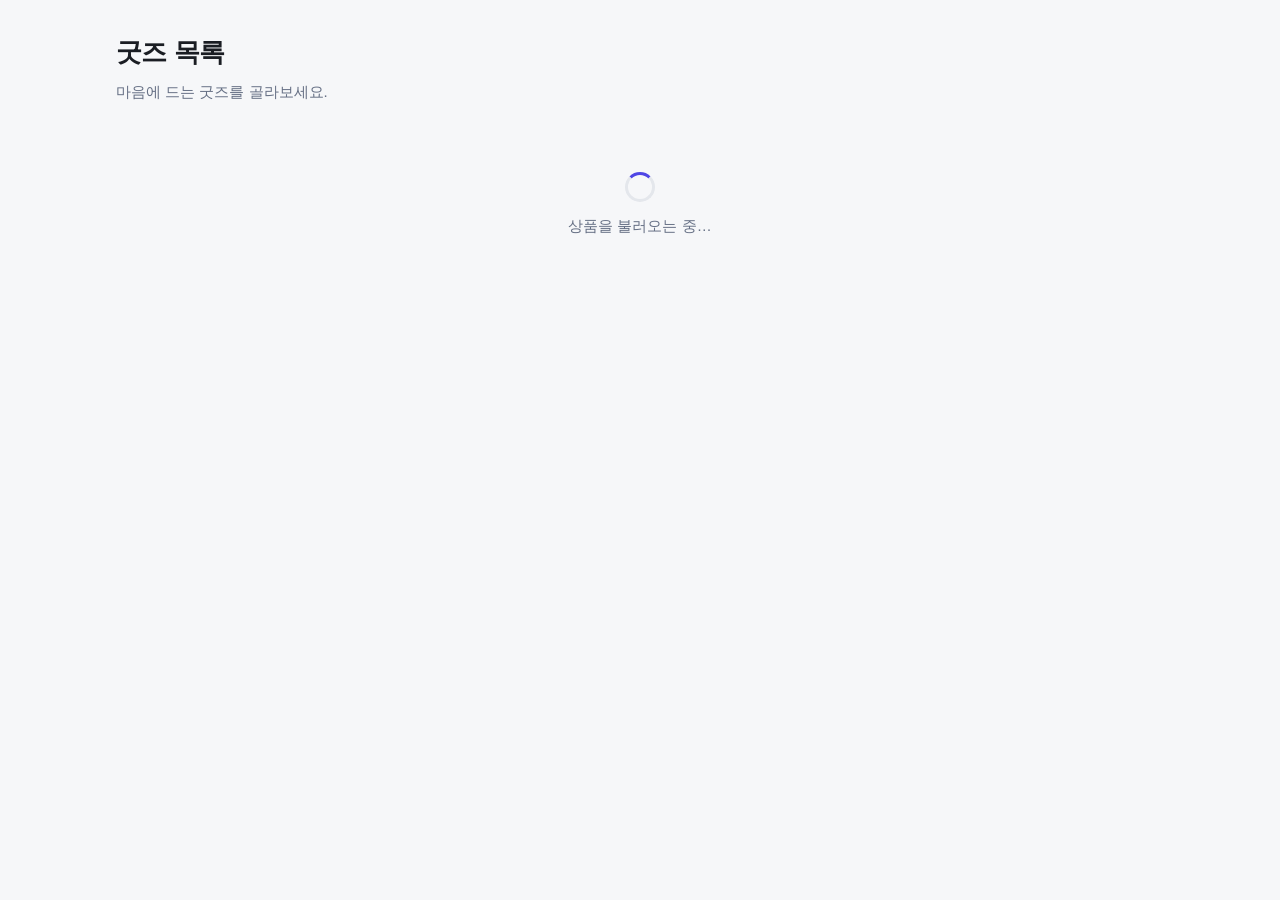
<file: index.html>
<!DOCTYPE html>
<html lang="ko">
<head>
<meta charset="UTF-8">
<meta name="viewport" content="width=device-width, initial-scale=1">
<title>굿즈샵 — 상품 목록</title>
<link rel="stylesheet" href="assets/css/style.css">
</head>
<body>

<div id="header"></div>

<main class="container">
  <h1 class="page-title">굿즈 목록</h1>
  <p class="page-desc">마음에 드는 굿즈를 골라보세요.</p>

  <div id="content">
    <div class="loading"><div class="spinner"></div>상품을 불러오는 중…</div>
  </div>
</main>

<script type="module">
import { supabase, formatWon, escapeHtml } from './assets/js/supabase.js';
import { renderHeader } from './assets/js/auth.js';

renderHeader('index.html');

const content = document.getElementById('content');

const { data: products, error } = await supabase
  .from('products')
  .select('id, name, description, price, emoji, color, stock')
  .order('id');

if (error) {
  content.innerHTML = `
    <div class="alert alert-error">
      상품을 불러오지 못했습니다: ${escapeHtml(error.message)}
      <div class="form-hint">데이터베이스 설정(SQL 실행)이 끝났는지 확인해 주세요.</div>
    </div>`;
} else if (!products || products.length === 0) {
  content.innerHTML = `
    <div class="empty">
      <span class="emoji">📦</span>
      아직 등록된 상품이 없습니다.
    </div>`;
} else {
  content.innerHTML = `
    <div class="product-grid">
      ${products.map(renderCard).join('')}
    </div>`;
}

function renderCard(p) {
  const soldOut = p.stock <= 0;
  return `
    <article class="product-card">
      <div class="product-thumb" style="background:${escapeHtml(p.color)}20">
        ${escapeHtml(p.emoji)}
      </div>
      <div class="product-body">
        <div class="product-name">${escapeHtml(p.name)}</div>
        <div class="product-desc">${escapeHtml(p.description)}</div>
        <div class="product-price">${formatWon(p.price)}</div>
        <div class="product-stock">${soldOut ? '품절' : `재고 ${p.stock}개`}</div>
        ${soldOut
          ? `<button class="btn btn-block" disabled>품절</button>`
          : `<a class="btn btn-block" href="checkout.html?product=${p.id}">구매하기</a>`}
      </div>
    </article>`;
}
</script>

</body>
</html>
</file>
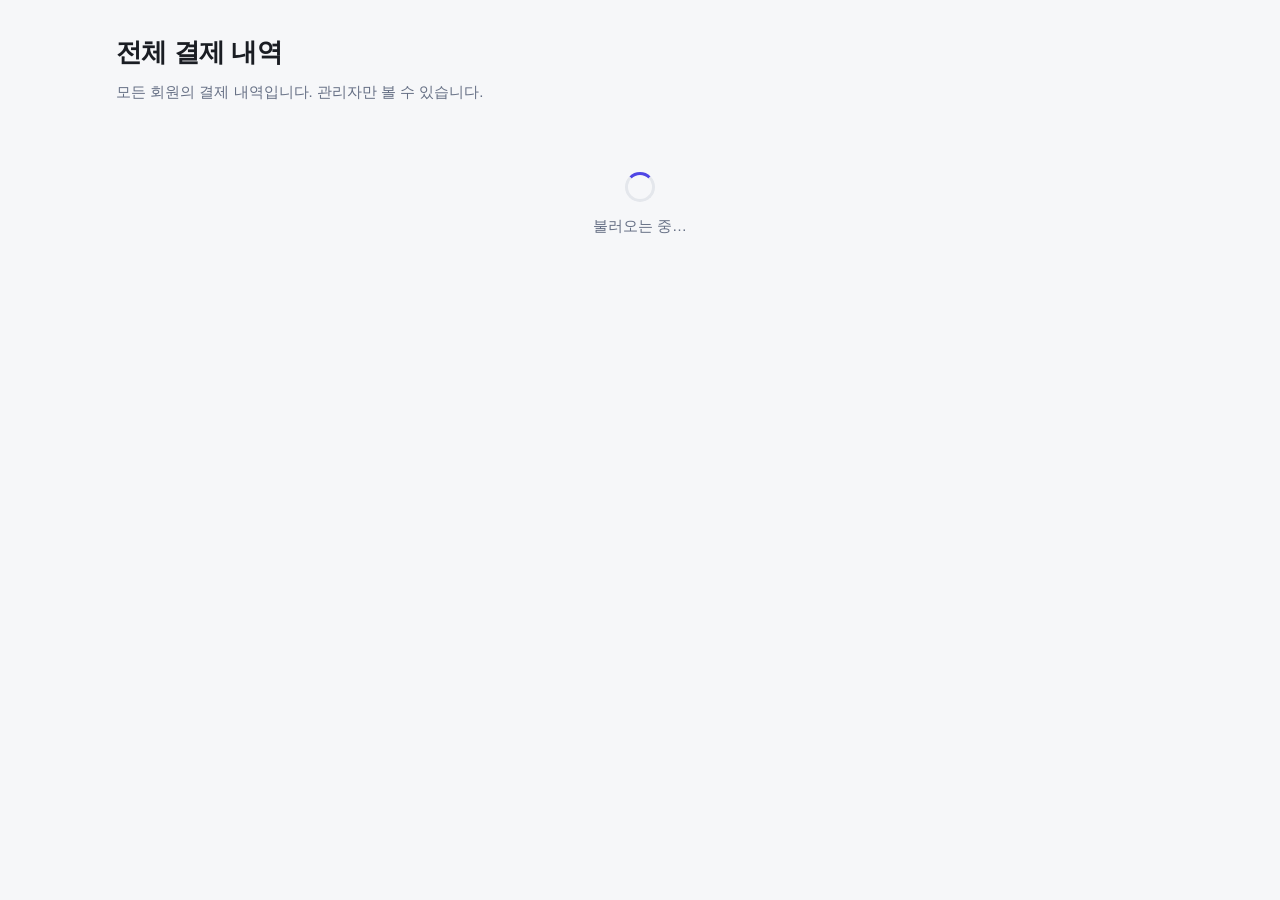
<file: admin.html>
<!DOCTYPE html>
<html lang="ko">
<head>
<meta charset="UTF-8">
<meta name="viewport" content="width=device-width, initial-scale=1">
<title>굿즈샵 — 관리자</title>
<link rel="stylesheet" href="assets/css/style.css">
</head>
<body>

<div id="header"></div>

<main class="container">
  <h1 class="page-title">전체 결제 내역</h1>
  <p class="page-desc">모든 회원의 결제 내역입니다. 관리자만 볼 수 있습니다.</p>

  <div id="content">
    <div class="loading"><div class="spinner"></div>불러오는 중…</div>
  </div>
</main>

<script type="module">
import { supabase, formatWon, formatDate, escapeHtml } from './assets/js/supabase.js';
import { renderHeader, requireAdmin } from './assets/js/auth.js';

renderHeader('admin.html');

const content = document.getElementById('content');

// 화면 차단 (편의용). 진짜 차단은 데이터베이스 RLS가 합니다.
const user = await requireAdmin();
if (!user) throw new Error('not admin');

// profiles(email) 부분이 "주문한 사람의 이메일도 같이 가져와줘" 라는 뜻입니다.
// orders.user_id 가 profiles.id 를 가리키고 있어서 이렇게 한 번에 조회됩니다.
const { data: orders, error } = await supabase
  .from('orders')
  .select(`
    order_code, product_name, quantity, amount, status, method,
    approved_at, created_at, fail_reason,
    profiles ( email )
  `)
  .order('created_at', { ascending: false });

if (error) {
  content.innerHTML = `<div class="alert alert-error">${escapeHtml(error.message)}</div>`;
} else if (!orders.length) {
  content.innerHTML = `
    <div class="empty">
      <span class="emoji">📭</span>
      아직 아무도 결제하지 않았습니다.
    </div>`;
} else {
  const paid     = orders.filter((o) => o.status === 'DONE');
  const revenue  = paid.reduce((sum, o) => sum + o.amount, 0);
  const buyers   = new Set(paid.map((o) => o.profiles?.email)).size;

  content.innerHTML = `
    <div class="card" style="margin-bottom:20px;display:flex;gap:40px;flex-wrap:wrap">
      ${stat('총 주문', orders.length + '건')}
      ${stat('결제 완료', paid.length + '건')}
      ${stat('구매자 수', buyers + '명')}
      ${stat('총 매출', formatWon(revenue), true)}
    </div>

    <div class="table-wrap">
      <table>
        <thead>
          <tr>
            <th>주문일시</th>
            <th>구매자</th>
            <th>상품</th>
            <th class="num">수량</th>
            <th class="num">금액</th>
            <th>결제수단</th>
            <th>상태</th>
          </tr>
        </thead>
        <tbody>
          ${orders.map(renderRow).join('')}
        </tbody>
      </table>
    </div>`;
}

function stat(label, value, highlight = false) {
  return `
    <div>
      <div style="font-size:13px;color:var(--text-muted)">${label}</div>
      <div style="font-size:22px;font-weight:800;${highlight ? 'color:var(--primary)' : ''}">${value}</div>
    </div>`;
}

function renderRow(o) {
  return `
    <tr>
      <td>${formatDate(o.created_at)}</td>
      <td>${escapeHtml(o.profiles?.email ?? '알 수 없음')}</td>
      <td>
        ${escapeHtml(o.product_name)}
        <div style="font-size:11px;color:var(--text-muted)">${escapeHtml(o.order_code)}</div>
      </td>
      <td class="num">${o.quantity}</td>
      <td class="num">${formatWon(o.amount)}</td>
      <td>${escapeHtml(o.method ?? '-')}</td>
      <td>
        <span class="badge badge-${o.status}">${statusLabel(o.status)}</span>
        ${o.status === 'FAILED' && o.fail_reason
          ? `<div style="font-size:11px;color:var(--danger);margin-top:3px">${escapeHtml(o.fail_reason)}</div>`
          : ''}
      </td>
    </tr>`;
}

function statusLabel(status) {
  return {
    DONE: '결제완료',
    PENDING: '결제대기',
    FAILED: '실패',
    CANCELED: '취소됨',
  }[status] ?? status;
}
</script>

</body>
</html>
</file>
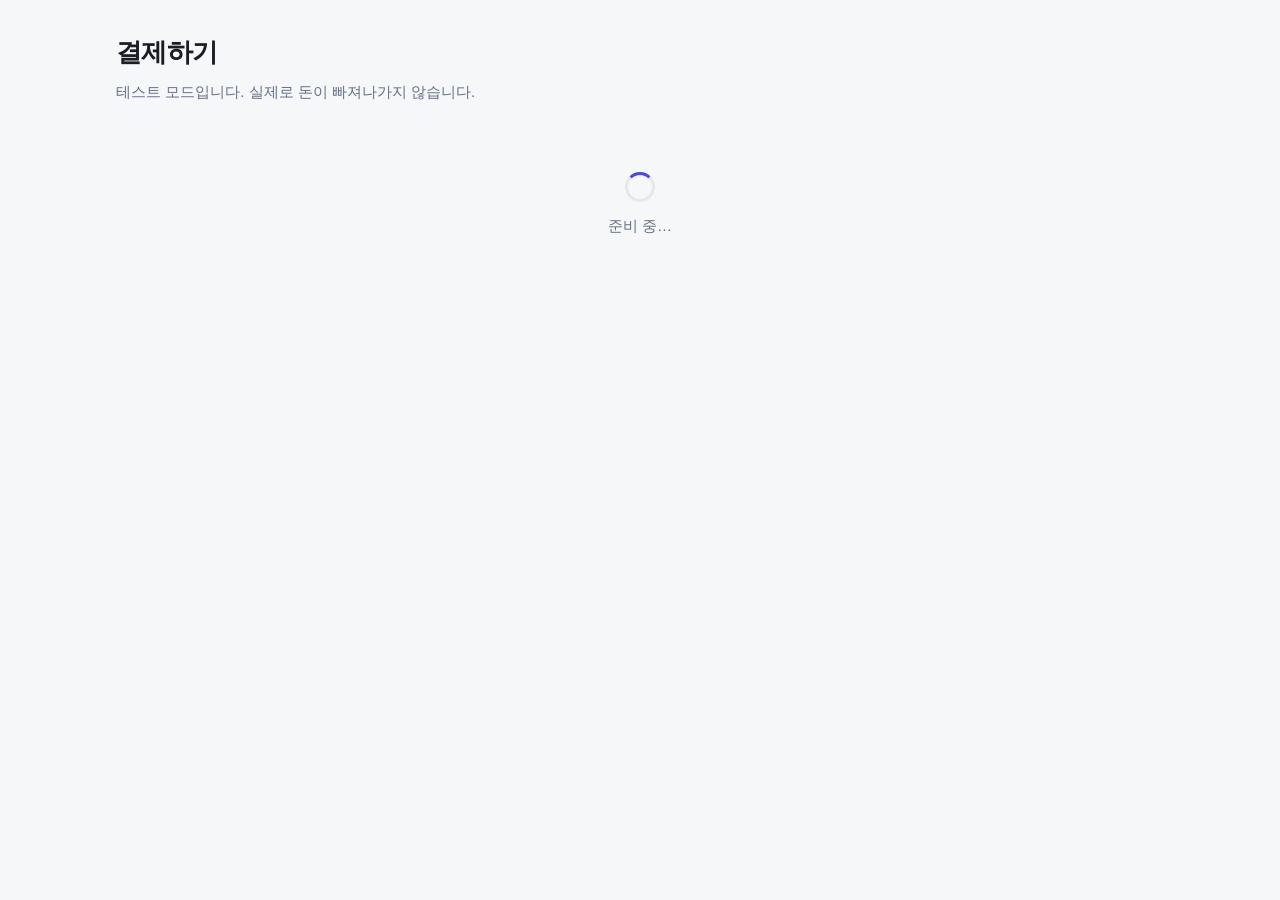
<file: checkout.html>
<!DOCTYPE html>
<html lang="ko">
<head>
<meta charset="UTF-8">
<meta name="viewport" content="width=device-width, initial-scale=1">
<title>굿즈샵 — 결제</title>
<link rel="stylesheet" href="assets/css/style.css">
<script src="https://js.tosspayments.com/v2/standard"></script>
</head>
<body>

<div id="header"></div>

<main class="container">
  <h1 class="page-title">결제하기</h1>
  <p class="page-desc">테스트 모드입니다. 실제로 돈이 빠져나가지 않습니다.</p>

  <div id="content">
    <div class="loading"><div class="spinner"></div>준비 중…</div>
  </div>
</main>

<script type="module">
import { supabase, formatWon, escapeHtml } from './assets/js/supabase.js';
import { renderHeader, requireLogin } from './assets/js/auth.js';
import { TOSS_CLIENT_KEY, isTossConfigured, siteUrl } from './assets/js/config.js';

renderHeader('');

const content = document.getElementById('content');

// ---- 1. 로그인 확인 ----------------------------------------
const user = await requireLogin();
if (!user) throw new Error('redirecting');   // login.html 로 이동 중

// ---- 2. 어떤 상품인지 확인 ---------------------------------
const productId = Number(new URLSearchParams(location.search).get('product'));
if (!productId) {
  showError('어떤 상품인지 알 수 없습니다.', '상품 목록에서 다시 선택해 주세요.');
  throw new Error('no product');
}

const { data: product, error: productError } = await supabase
  .from('products')
  .select('id, name, description, price, emoji, color, stock')
  .eq('id', productId)
  .maybeSingle();

if (productError || !product) {
  showError('상품을 찾을 수 없습니다.', productError?.message ?? '판매가 중단된 상품일 수 있습니다.');
  throw new Error('product not found');
}

if (!isTossConfigured()) {
  showError(
    '토스페이먼츠 설정이 필요합니다.',
    'assets/js/config.js 의 TOSS_CLIENT_KEY 를 채워주세요.'
  );
  throw new Error('toss not configured');
}

// ---- 3. 화면 그리기 ----------------------------------------
const maxQty = Math.min(product.stock, 10);

content.innerHTML = `
  <div style="display:grid;grid-template-columns:minmax(0,1fr) minmax(0,380px);gap:24px;align-items:start"
       id="layout">

    <div>
      <div id="payment-method"></div>
      <div id="agreement"></div>
    </div>

    <div class="card">
      <div style="display:flex;gap:14px;align-items:center;margin-bottom:18px">
        <div style="width:64px;height:64px;border-radius:10px;display:grid;place-items:center;
                    font-size:30px;background:${escapeHtml(product.color)}20;flex:none">
          ${escapeHtml(product.emoji)}
        </div>
        <div style="min-width:0">
          <div style="font-weight:700">${escapeHtml(product.name)}</div>
          <div style="font-size:13px;color:var(--text-muted)">${escapeHtml(product.description)}</div>
        </div>
      </div>

      <div class="form-row">
        <label for="qty">수량</label>
        <select id="qty">
          ${Array.from({ length: maxQty }, (_, i) =>
            `<option value="${i + 1}">${i + 1}개</option>`).join('')}
        </select>
      </div>

      <div class="summary">
        <div class="summary-row">
          <span>상품 금액</span><span id="unit">${formatWon(product.price)}</span>
        </div>
        <div class="summary-row">
          <span>수량</span><span id="qty-label">1개</span>
        </div>
        <div class="summary-row total">
          <span>총 결제금액</span><span id="total">${formatWon(product.price)}</span>
        </div>
      </div>

      <div id="pay-message" style="margin-top:14px"></div>

      <button class="btn btn-block btn-lg" id="pay-btn" style="margin-top:14px">
        ${formatWon(product.price)} 결제하기
      </button>
    </div>
  </div>`;

// 모바일에서는 한 줄로
if (window.matchMedia('(max-width: 860px)').matches) {
  document.getElementById('layout').style.gridTemplateColumns = '1fr';
}

const qtySelect  = document.getElementById('qty');
const qtyLabel   = document.getElementById('qty-label');
const totalLabel = document.getElementById('total');
const payBtn     = document.getElementById('pay-btn');
const payMessage = document.getElementById('pay-message');

// ---- 4. 토스 결제위젯 띄우기 --------------------------------
// customerKey: 이 사람을 구분하는 값. 로그인 계정 ID를 씁니다.
const widgets = TossPayments(TOSS_CLIENT_KEY).widgets({ customerKey: user.id });

let amount = product.price;

await widgets.setAmount({ currency: 'KRW', value: amount });
await Promise.all([
  widgets.renderPaymentMethods({ selector: '#payment-method', variantKey: 'DEFAULT' }),
  widgets.renderAgreement({ selector: '#agreement', variantKey: 'AGREEMENT' }),
]);

qtySelect.addEventListener('change', async () => {
  const qty = Number(qtySelect.value);
  amount = product.price * qty;
  qtyLabel.textContent = `${qty}개`;
  totalLabel.textContent = formatWon(amount);
  payBtn.textContent = `${formatWon(amount)} 결제하기`;
  await widgets.setAmount({ currency: 'KRW', value: amount });
});

// ---- 5. 결제 요청 ------------------------------------------
payBtn.addEventListener('click', async () => {
  payBtn.disabled = true;
  payBtn.textContent = '주문 생성 중…';
  payMessage.innerHTML = '';

  try {
    // ★ 금액은 보내지 않습니다. 데이터베이스가 직접 계산합니다.
    //    (자세한 이유는 ARCH.md의 create_order 설명 참고)
    const { data, error } = await supabase.rpc('create_order', {
      p_product_id: product.id,
      p_quantity: Number(qtySelect.value),
    });

    if (error) throw new Error(error.message);

    const order = Array.isArray(data) ? data[0] : data;
    if (!order?.order_code) throw new Error('주문 생성에 실패했습니다.');

    // 데이터베이스가 계산한 금액을 최종 기준으로 삼습니다.
    if (order.amount !== amount) {
      amount = order.amount;
      await widgets.setAmount({ currency: 'KRW', value: amount });
    }

    payBtn.textContent = '결제창으로 이동 중…';

    await widgets.requestPayment({
      orderId:   order.order_code,
      orderName: order.product_name,
      successUrl: siteUrl('success.html'),
      failUrl:    siteUrl('fail.html'),
      customerEmail: user.email,
    });
    // 여기서 토스 결제창으로 넘어갑니다.
  } catch (err) {
    payMessage.innerHTML =
      `<div class="alert alert-error">${escapeHtml(err.message ?? '결제를 시작하지 못했습니다.')}</div>`;
    payBtn.disabled = false;
    payBtn.textContent = `${formatWon(amount)} 결제하기`;
  }
});

function showError(title, detail) {
  content.innerHTML = `
    <div class="result">
      <div class="icon">⚠️</div>
      <h1>${escapeHtml(title)}</h1>
      <p>${escapeHtml(detail)}</p>
      <a class="btn" href="index.html">상품 목록으로</a>
    </div>`;
}
</script>

</body>
</html>
</file>
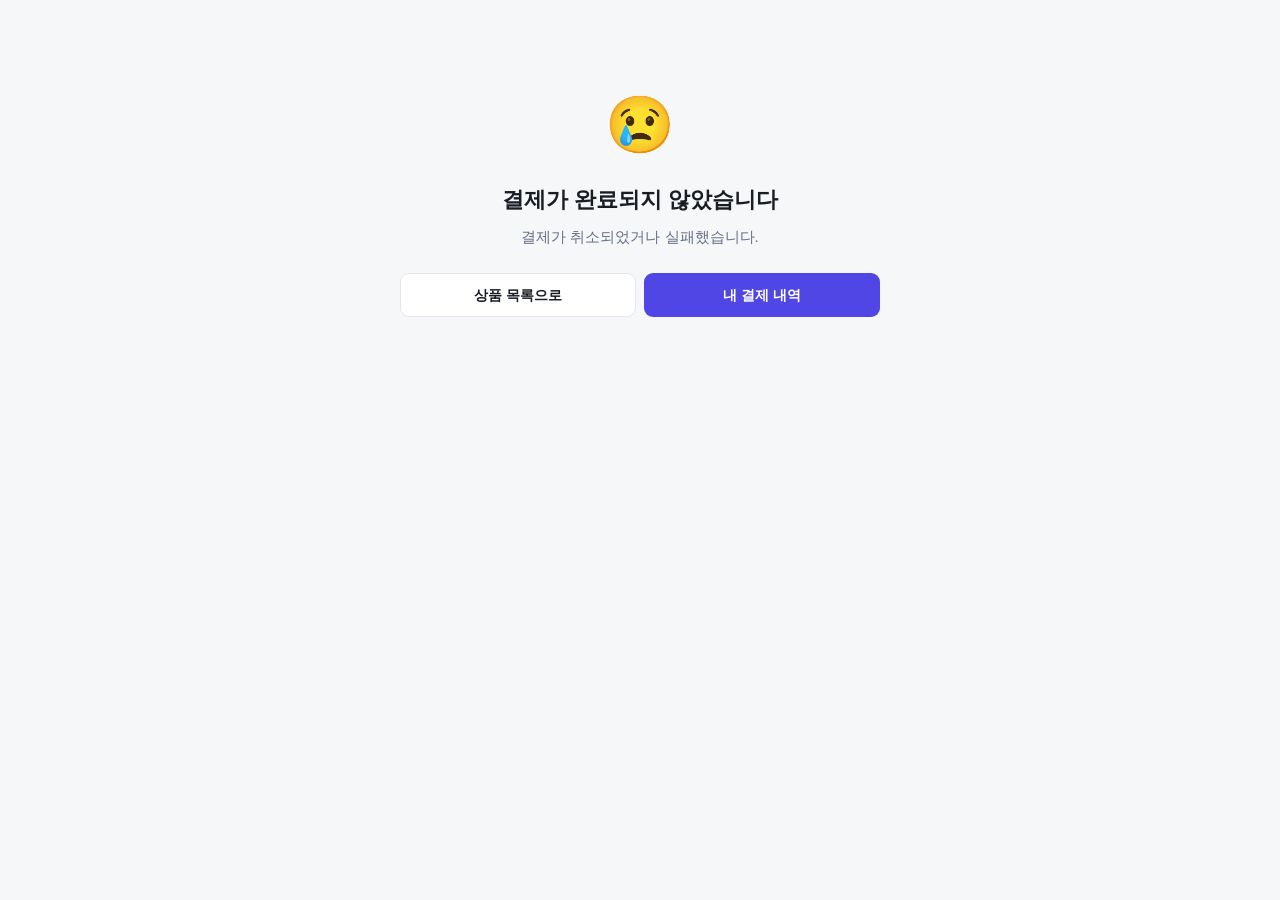
<file: fail.html>
<!DOCTYPE html>
<html lang="ko">
<head>
<meta charset="UTF-8">
<meta name="viewport" content="width=device-width, initial-scale=1">
<title>굿즈샵 — 결제 실패</title>
<link rel="stylesheet" href="assets/css/style.css">
</head>
<body>

<div id="header"></div>

<main class="container">
  <div class="result">
    <div class="icon">😢</div>
    <h1>결제가 완료되지 않았습니다</h1>
    <p id="reason">결제가 취소되었거나 실패했습니다.</p>

    <div class="card" id="detail" hidden>
      <div class="summary" style="border-top:none;margin-top:0;padding-top:0">
        <div class="summary-row"><span>오류 코드</span><span id="code">-</span></div>
        <div class="summary-row"><span>주문번호</span><span id="order" style="font-size:12px">-</span></div>
      </div>
    </div>

    <div style="display:flex;gap:8px;margin-top:20px">
      <a class="btn btn-secondary btn-block" href="index.html">상품 목록으로</a>
      <a class="btn btn-block" href="orders.html">내 결제 내역</a>
    </div>
  </div>
</main>

<script type="module">
import { escapeHtml } from './assets/js/supabase.js';
import { renderHeader } from './assets/js/auth.js';

renderHeader('');

// 토스가 실패 사유를 쿼리로 붙여서 보내줍니다.
const params  = new URLSearchParams(location.search);
const code    = params.get('code');
const message = params.get('message');
const orderId = params.get('orderId');

if (message) {
  document.getElementById('reason').textContent = message;
}

if (code || orderId) {
  document.getElementById('detail').hidden = false;
  document.getElementById('code').textContent  = code ?? '-';
  document.getElementById('order').textContent = orderId ?? '-';
}

// 사용자가 직접 취소한 경우는 오류가 아니므로 문구를 부드럽게 바꿉니다.
if (code === 'PAY_PROCESS_CANCELED') {
  document.querySelector('.result h1').textContent = '결제를 취소했습니다';
  document.getElementById('reason').textContent =
    '언제든 다시 결제하실 수 있습니다.';
}
</script>

</body>
</html>
</file>
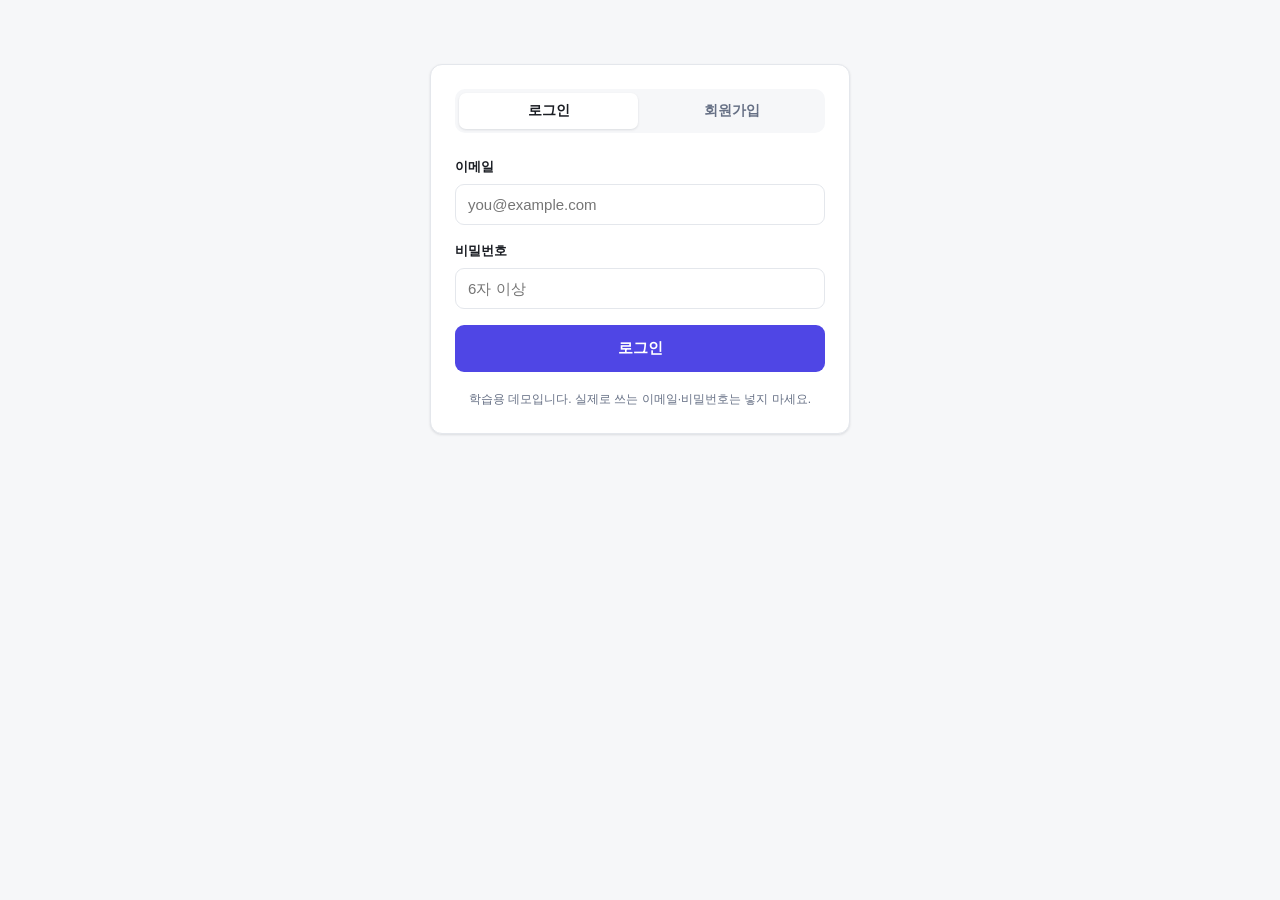
<file: login.html>
<!DOCTYPE html>
<html lang="ko">
<head>
<meta charset="UTF-8">
<meta name="viewport" content="width=device-width, initial-scale=1">
<title>굿즈샵 — 로그인 / 회원가입</title>
<link rel="stylesheet" href="assets/css/style.css">
</head>
<body>

<div id="header"></div>

<main class="container">
  <div class="card" style="max-width:420px;margin:32px auto">

    <div class="tabs">
      <button type="button" id="tab-login" class="active">로그인</button>
      <button type="button" id="tab-signup">회원가입</button>
    </div>

    <div id="message"></div>

    <form id="auth-form">
      <div class="form-row">
        <label for="email">이메일</label>
        <input type="email" id="email" required autocomplete="email"
               placeholder="you@example.com">
      </div>

      <div class="form-row">
        <label for="password">비밀번호</label>
        <input type="password" id="password" required minlength="6"
               autocomplete="current-password" placeholder="6자 이상">
        <div class="form-hint" id="password-hint"></div>
      </div>

      <button type="submit" class="btn btn-block btn-lg" id="submit-btn">로그인</button>
    </form>

    <div class="form-hint" style="margin-top:18px;text-align:center">
      학습용 데모입니다. 실제로 쓰는 이메일·비밀번호는 넣지 마세요.
    </div>
  </div>
</main>

<script type="module">
import { supabase, escapeHtml } from './assets/js/supabase.js';
import { renderHeader } from './assets/js/auth.js';

renderHeader('login.html');

const form       = document.getElementById('auth-form');
const emailInput = document.getElementById('email');
const pwInput    = document.getElementById('password');
const pwHint     = document.getElementById('password-hint');
const submitBtn  = document.getElementById('submit-btn');
const message    = document.getElementById('message');
const tabLogin   = document.getElementById('tab-login');
const tabSignup  = document.getElementById('tab-signup');

// 로그인 후 돌아갈 페이지 (예: login.html?next=checkout.html%3Fproduct%3D2)
const nextPage = new URLSearchParams(location.search).get('next') || 'index.html';

let mode = 'login';   // 'login' 또는 'signup'

tabLogin.addEventListener('click', () => setMode('login'));
tabSignup.addEventListener('click', () => setMode('signup'));

function setMode(next) {
  mode = next;
  tabLogin.classList.toggle('active', mode === 'login');
  tabSignup.classList.toggle('active', mode === 'signup');
  submitBtn.textContent = mode === 'login' ? '로그인' : '회원가입';
  pwInput.autocomplete = mode === 'login' ? 'current-password' : 'new-password';
  pwHint.textContent = mode === 'signup' ? '6자 이상 입력해 주세요.' : '';
  message.innerHTML = '';
}

function showMessage(text, type = 'error') {
  message.innerHTML = `<div class="alert alert-${type}">${escapeHtml(text)}</div>`;
}

form.addEventListener('submit', async (event) => {
  event.preventDefault();
  submitBtn.disabled = true;
  submitBtn.textContent = '처리 중…';
  message.innerHTML = '';

  const email = emailInput.value.trim();
  const password = pwInput.value;

  try {
    if (mode === 'signup') {
      const { data, error } = await supabase.auth.signUp({ email, password });
      if (error) throw error;

      // 이메일 인증이 꺼져 있으면 가입 즉시 세션이 생겨 바로 로그인 상태가 됩니다.
      if (!data.session) {
        showMessage(
          '가입은 됐지만 자동 로그인되지 않았습니다. ' +
          'Supabase의 "Confirm email" 설정이 켜져 있는지 확인해 주세요.',
          'warning'
        );
        return;
      }
    } else {
      const { error } = await supabase.auth.signInWithPassword({ email, password });
      if (error) throw error;
    }

    window.location.replace(nextPage);
  } catch (err) {
    showMessage(translateError(err.message));
  } finally {
    submitBtn.disabled = false;
    submitBtn.textContent = mode === 'login' ? '로그인' : '회원가입';
  }
});

// Supabase가 돌려주는 영어 에러를 알아보기 쉬운 한국어로 바꿔줍니다.
function translateError(raw) {
  const map = {
    'Invalid login credentials': '이메일 또는 비밀번호가 맞지 않습니다.',
    'User already registered': '이미 가입된 이메일입니다. 로그인 탭에서 로그인해 주세요.',
    'Email not confirmed': '이메일 인증이 필요한 상태입니다. Supabase에서 "Confirm email"을 꺼주세요.',
    'Password should be at least 6 characters': '비밀번호는 6자 이상이어야 합니다.',
  };
  for (const [en, ko] of Object.entries(map)) {
    if (raw.includes(en)) return ko;
  }
  return raw;
}

// 이미 로그인돼 있으면 굳이 이 페이지에 머물 필요가 없습니다.
const { data } = await supabase.auth.getSession();
if (data.session) window.location.replace(nextPage);
</script>

</body>
</html>
</file>
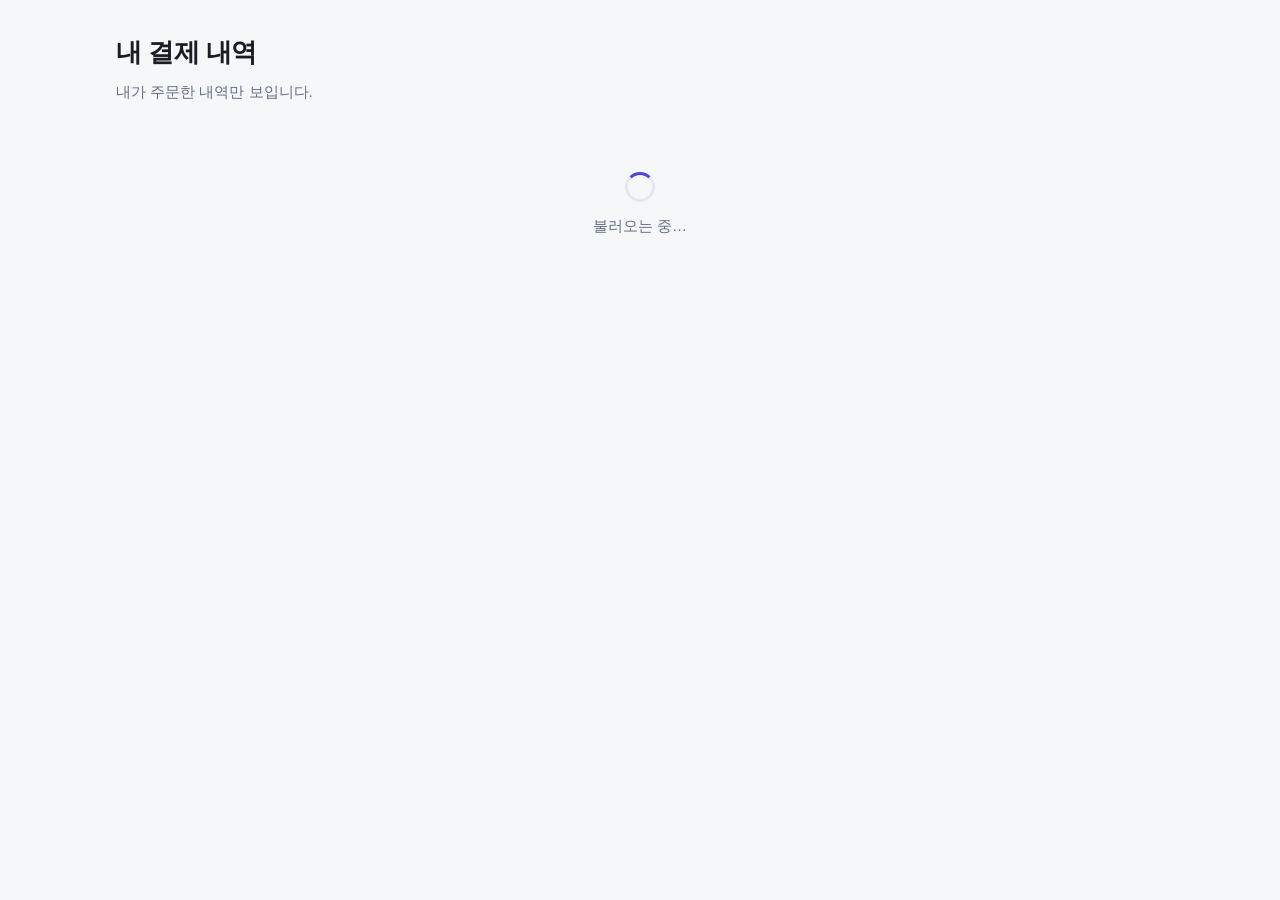
<file: orders.html>
<!DOCTYPE html>
<html lang="ko">
<head>
<meta charset="UTF-8">
<meta name="viewport" content="width=device-width, initial-scale=1">
<title>굿즈샵 — 내 결제 내역</title>
<link rel="stylesheet" href="assets/css/style.css">
</head>
<body>

<div id="header"></div>

<main class="container">
  <h1 class="page-title">내 결제 내역</h1>
  <p class="page-desc">내가 주문한 내역만 보입니다.</p>

  <div id="content">
    <div class="loading"><div class="spinner"></div>불러오는 중…</div>
  </div>
</main>

<script type="module">
import { supabase, formatWon, formatDate, escapeHtml } from './assets/js/supabase.js';
import { renderHeader, requireLogin } from './assets/js/auth.js';

renderHeader('orders.html');

const content = document.getElementById('content');

const user = await requireLogin();
if (!user) throw new Error('redirecting');

// user_id 조건을 따로 걸지 않아도 됩니다.
// 데이터베이스의 RLS 규칙이 "본인 주문만" 자동으로 걸러줍니다.
const { data: orders, error } = await supabase
  .from('orders')
  .select('order_code, product_name, quantity, amount, status, method, approved_at, created_at, fail_reason')
  .order('created_at', { ascending: false });

if (error) {
  content.innerHTML = `<div class="alert alert-error">${escapeHtml(error.message)}</div>`;
} else if (!orders.length) {
  content.innerHTML = `
    <div class="empty">
      <span class="emoji">🧾</span>
      아직 결제 내역이 없습니다.
      <div style="margin-top:16px"><a class="btn" href="index.html">굿즈 보러 가기</a></div>
    </div>`;
} else {
  const paid = orders.filter((o) => o.status === 'DONE');
  const total = paid.reduce((sum, o) => sum + o.amount, 0);

  content.innerHTML = `
    <div class="card" style="margin-bottom:20px;display:flex;gap:32px;flex-wrap:wrap">
      <div>
        <div style="font-size:13px;color:var(--text-muted)">결제 완료</div>
        <div style="font-size:22px;font-weight:800">${paid.length}건</div>
      </div>
      <div>
        <div style="font-size:13px;color:var(--text-muted)">총 결제금액</div>
        <div style="font-size:22px;font-weight:800;color:var(--primary)">${formatWon(total)}</div>
      </div>
    </div>

    <div class="table-wrap">
      <table>
        <thead>
          <tr>
            <th>주문일시</th>
            <th>상품</th>
            <th class="num">수량</th>
            <th class="num">금액</th>
            <th>결제수단</th>
            <th>상태</th>
          </tr>
        </thead>
        <tbody>
          ${orders.map(renderRow).join('')}
        </tbody>
      </table>
    </div>`;
}

function renderRow(o) {
  return `
    <tr>
      <td>${formatDate(o.created_at)}</td>
      <td>
        ${escapeHtml(o.product_name)}
        <div style="font-size:11px;color:var(--text-muted)">${escapeHtml(o.order_code)}</div>
      </td>
      <td class="num">${o.quantity}</td>
      <td class="num">${formatWon(o.amount)}</td>
      <td>${escapeHtml(o.method ?? '-')}</td>
      <td>
        <span class="badge badge-${o.status}">${statusLabel(o.status)}</span>
        ${o.status === 'FAILED' && o.fail_reason
          ? `<div style="font-size:11px;color:var(--danger);margin-top:3px">${escapeHtml(o.fail_reason)}</div>`
          : ''}
      </td>
    </tr>`;
}

function statusLabel(status) {
  return {
    DONE: '결제완료',
    PENDING: '결제대기',
    FAILED: '실패',
    CANCELED: '취소됨',
  }[status] ?? status;
}
</script>

</body>
</html>
</file>
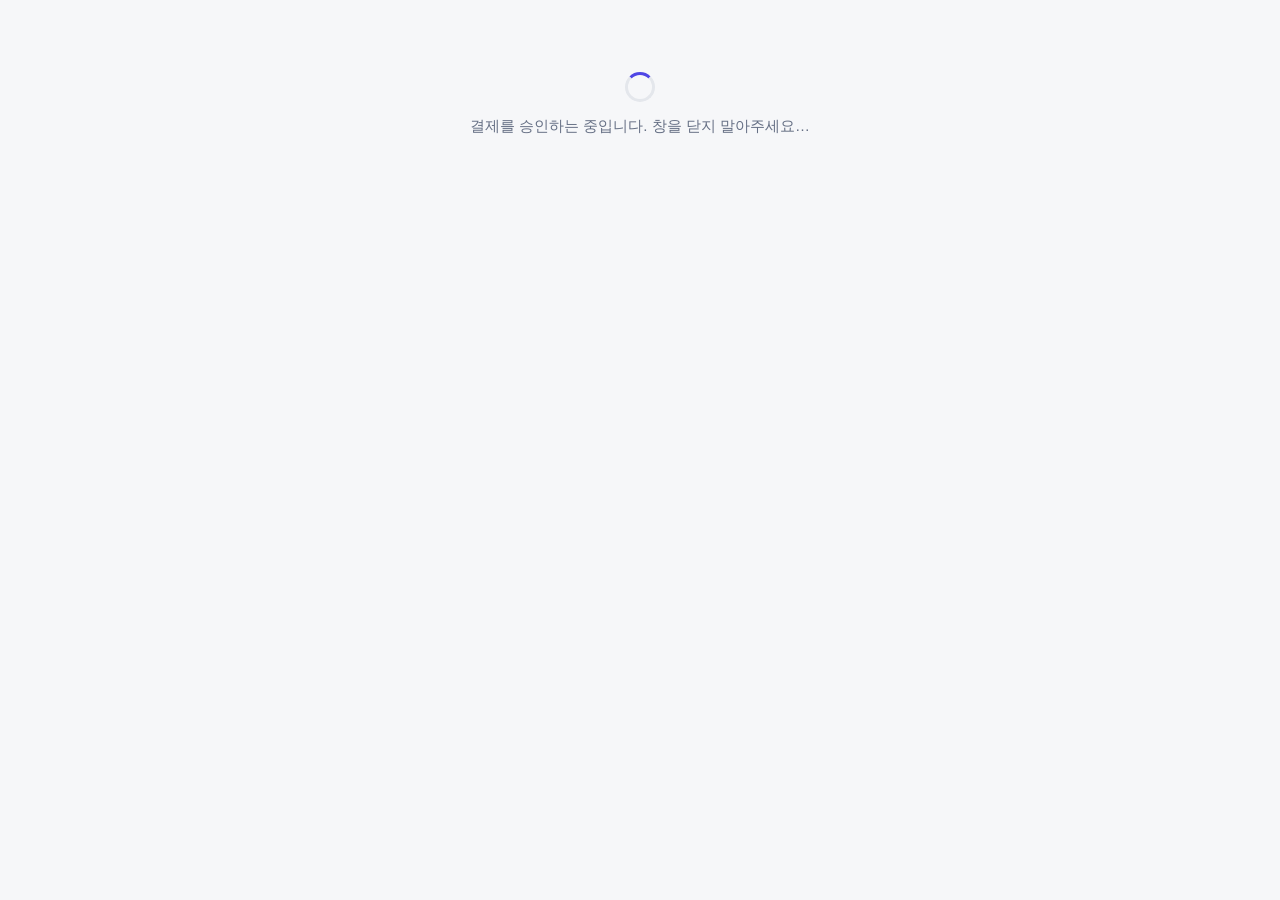
<file: success.html>
<!DOCTYPE html>
<html lang="ko">
<head>
<meta charset="UTF-8">
<meta name="viewport" content="width=device-width, initial-scale=1">
<title>굿즈샵 — 결제 처리 중</title>
<link rel="stylesheet" href="assets/css/style.css">
</head>
<body>

<div id="header"></div>

<main class="container">
  <div id="content">
    <div class="loading">
      <div class="spinner"></div>
      결제를 승인하는 중입니다. 창을 닫지 말아주세요…
    </div>
  </div>
</main>

<script type="module">
import { supabase, formatWon, formatDate, escapeHtml } from './assets/js/supabase.js';
import { renderHeader, requireLogin } from './assets/js/auth.js';

renderHeader('');

const content = document.getElementById('content');

const user = await requireLogin();
if (!user) throw new Error('redirecting');

// 토스가 붙여서 돌려보낸 값들
const params     = new URLSearchParams(location.search);
const paymentKey = params.get('paymentKey');
const orderCode  = params.get('orderId');      // 우리 DB의 order_code
const amount     = Number(params.get('amount'));

if (!paymentKey || !orderCode || !amount) {
  showResult('⚠️', '잘못된 접근입니다', '결제 정보가 없습니다. 상품 목록에서 다시 시도해 주세요.');
  throw new Error('missing params');
}

// ------------------------------------------------------------
// Edge Function 에게 "이 결제 승인해줘" 요청
//
// 로그인 토큰은 supabase-js 가 자동으로 붙여줍니다.
// 서버는 이 토큰으로 "정말 이 사람 주문이 맞는지", "금액이 맞는지"를
// 다시 확인한 뒤에야 토스에 승인을 요청합니다.
// ------------------------------------------------------------
const { data, error } = await supabase.functions.invoke('confirm-payment', {
  body: { paymentKey, orderCode, amount },
});

if (error) {
  // Edge Function 이 에러를 반환하면 본문에 자세한 메시지가 들어 있습니다.
  let detail = error.message;
  try {
    const body = await error.context?.json?.();
    if (body?.message) detail = body.message;
  } catch { /* 본문을 못 읽으면 기본 메시지 사용 */ }

  showResult('❌', '결제 승인에 실패했습니다', detail, 'orders.html', '내 결제 내역 보기');
} else {
  const order = data.order;
  content.innerHTML = `
    <div class="result">
      <div class="icon">✅</div>
      <h1>결제가 완료되었습니다</h1>
      <p>테스트 결제라 실제로 돈이 빠져나가지 않았습니다.</p>

      <div class="card">
        <div class="summary" style="border-top:none;margin-top:0;padding-top:0">
          <div class="summary-row"><span>상품</span><span>${escapeHtml(order.product_name)}</span></div>
          <div class="summary-row"><span>수량</span><span>${order.quantity}개</span></div>
          <div class="summary-row"><span>결제수단</span><span>${escapeHtml(order.method ?? '-')}</span></div>
          <div class="summary-row"><span>주문번호</span>
            <span style="font-size:12px">${escapeHtml(order.order_code)}</span></div>
          <div class="summary-row"><span>승인시각</span><span>${formatDate(order.approved_at)}</span></div>
          <div class="summary-row total"><span>결제금액</span><span>${formatWon(order.amount)}</span></div>
        </div>
      </div>

      <div style="display:flex;gap:8px;margin-top:20px">
        <a class="btn btn-secondary btn-block" href="index.html">쇼핑 계속하기</a>
        <a class="btn btn-block" href="orders.html">내 결제 내역</a>
      </div>
    </div>`;
}

function showResult(icon, title, detail, href = 'index.html', label = '상품 목록으로') {
  content.innerHTML = `
    <div class="result">
      <div class="icon">${icon}</div>
      <h1>${escapeHtml(title)}</h1>
      <p>${escapeHtml(detail)}</p>
      <a class="btn" href="${href}">${escapeHtml(label)}</a>
    </div>`;
}
</script>

</body>
</html>
</file>
<file: assets/css/style.css>
/* ============================================================
   굿즈 판매 사이트 - 전 페이지 공용 스타일
   ============================================================ */

:root {
  --bg: #f6f7f9;
  --surface: #ffffff;
  --border: #e4e7ec;
  --text: #1a1d23;
  --text-muted: #667085;
  --primary: #4f46e5;
  --primary-hover: #4338ca;
  --danger: #dc2626;
  --success: #059669;
  --warning: #d97706;
  --radius: 12px;
  --shadow: 0 1px 3px rgba(16, 24, 40, 0.08), 0 1px 2px rgba(16, 24, 40, 0.04);
  --max-width: 1080px;
}

* { box-sizing: border-box; }

html, body {
  margin: 0;
  padding: 0;
}

body {
  background: var(--bg);
  color: var(--text);
  font-family: "Pretendard", -apple-system, BlinkMacSystemFont, "Segoe UI",
               "Apple SD Gothic Neo", "Malgun Gothic", sans-serif;
  font-size: 15px;
  line-height: 1.6;
  -webkit-font-smoothing: antialiased;
}

/* ---------- 레이아웃 ---------- */

.container {
  max-width: var(--max-width);
  margin: 0 auto;
  padding: 0 16px;
}

main.container {
  padding-top: 32px;
  padding-bottom: 64px;
}

/* ---------- 헤더 ---------- */

.site-header {
  background: var(--surface);
  border-bottom: 1px solid var(--border);
  position: sticky;
  top: 0;
  z-index: 50;
}

.site-header .inner {
  max-width: var(--max-width);
  margin: 0 auto;
  padding: 12px 16px;
  display: flex;
  align-items: center;
  gap: 16px;
}

.site-header .brand {
  font-weight: 800;
  font-size: 18px;
  color: var(--text);
  text-decoration: none;
  white-space: nowrap;
}

.site-header nav {
  margin-left: auto;
  display: flex;
  align-items: center;
  gap: 8px;
  flex-wrap: wrap;
}

.site-header nav a {
  color: var(--text-muted);
  text-decoration: none;
  padding: 6px 10px;
  border-radius: 8px;
  font-size: 14px;
  font-weight: 500;
}

.site-header nav a:hover {
  background: var(--bg);
  color: var(--text);
}

.site-header nav a.active { color: var(--primary); }

.user-chip {
  font-size: 13px;
  color: var(--text-muted);
  background: var(--bg);
  border: 1px solid var(--border);
  padding: 5px 10px;
  border-radius: 999px;
  white-space: nowrap;
}

.user-chip.admin {
  background: #eef2ff;
  border-color: #c7d2fe;
  color: var(--primary);
  font-weight: 600;
}

/* ---------- 제목 ---------- */

.page-title {
  font-size: 26px;
  font-weight: 800;
  margin: 0 0 6px;
  letter-spacing: -0.02em;
}

.page-desc {
  color: var(--text-muted);
  margin: 0 0 28px;
}

/* ---------- 카드 ---------- */

.card {
  background: var(--surface);
  border: 1px solid var(--border);
  border-radius: var(--radius);
  box-shadow: var(--shadow);
  padding: 24px;
}

/* ---------- 상품 그리드 ---------- */

.product-grid {
  display: grid;
  grid-template-columns: repeat(auto-fill, minmax(230px, 1fr));
  gap: 18px;
}

.product-card {
  background: var(--surface);
  border: 1px solid var(--border);
  border-radius: var(--radius);
  box-shadow: var(--shadow);
  overflow: hidden;
  display: flex;
  flex-direction: column;
  transition: transform 0.15s ease, box-shadow 0.15s ease;
}

.product-card:hover {
  transform: translateY(-3px);
  box-shadow: 0 8px 20px rgba(16, 24, 40, 0.1);
}

.product-thumb {
  height: 140px;
  display: grid;
  place-items: center;
  font-size: 56px;
  line-height: 1;
}

.product-body {
  padding: 16px;
  display: flex;
  flex-direction: column;
  gap: 6px;
  flex: 1;
}

.product-name { font-weight: 700; font-size: 16px; }
.product-desc { color: var(--text-muted); font-size: 13px; flex: 1; }
.product-price { font-weight: 800; font-size: 18px; margin-top: 4px; }
.product-stock { font-size: 12px; color: var(--text-muted); }

/* ---------- 버튼 ---------- */

.btn {
  display: inline-flex;
  align-items: center;
  justify-content: center;
  gap: 6px;
  background: var(--primary);
  color: #fff;
  border: 1px solid transparent;
  border-radius: 9px;
  padding: 10px 16px;
  font-size: 14px;
  font-weight: 600;
  font-family: inherit;
  cursor: pointer;
  text-decoration: none;
  transition: background 0.15s ease;
}

.btn:hover:not(:disabled) { background: var(--primary-hover); }

.btn:disabled {
  opacity: 0.55;
  cursor: not-allowed;
}

.btn-block { width: 100%; }
.btn-lg { padding: 13px 20px; font-size: 15px; }

.btn-secondary {
  background: var(--surface);
  color: var(--text);
  border-color: var(--border);
}

.btn-secondary:hover:not(:disabled) { background: var(--bg); }

/* ---------- 폼 ---------- */

.form-row { margin-bottom: 16px; }

.form-row label {
  display: block;
  font-size: 13px;
  font-weight: 600;
  margin-bottom: 6px;
}

.form-row input,
.form-row select {
  width: 100%;
  padding: 11px 12px;
  border: 1px solid var(--border);
  border-radius: 9px;
  font-size: 15px;
  font-family: inherit;
  background: var(--surface);
  color: var(--text);
}

.form-row input:focus,
.form-row select:focus {
  outline: none;
  border-color: var(--primary);
  box-shadow: 0 0 0 3px rgba(79, 70, 229, 0.12);
}

.form-hint {
  font-size: 12px;
  color: var(--text-muted);
  margin-top: 6px;
}

/* ---------- 탭 ---------- */

.tabs {
  display: flex;
  gap: 4px;
  background: var(--bg);
  padding: 4px;
  border-radius: 10px;
  margin-bottom: 24px;
}

.tabs button {
  flex: 1;
  padding: 9px;
  border: none;
  background: transparent;
  border-radius: 7px;
  font-size: 14px;
  font-weight: 600;
  font-family: inherit;
  color: var(--text-muted);
  cursor: pointer;
}

.tabs button.active {
  background: var(--surface);
  color: var(--text);
  box-shadow: var(--shadow);
}

/* ---------- 알림 메시지 ---------- */

.alert {
  padding: 12px 14px;
  border-radius: 9px;
  font-size: 14px;
  margin-bottom: 16px;
  border: 1px solid transparent;
}

.alert-error   { background: #fef2f2; color: #991b1b; border-color: #fecaca; }
.alert-success { background: #ecfdf5; color: #065f46; border-color: #a7f3d0; }
.alert-info    { background: #eff6ff; color: #1e40af; border-color: #bfdbfe; }
.alert-warning { background: #fffbeb; color: #92400e; border-color: #fde68a; }

/* ---------- 표 ---------- */

.table-wrap {
  overflow-x: auto;
  background: var(--surface);
  border: 1px solid var(--border);
  border-radius: var(--radius);
  box-shadow: var(--shadow);
}

table {
  width: 100%;
  border-collapse: collapse;
  font-size: 14px;
  white-space: nowrap;
}

thead th {
  text-align: left;
  font-size: 12px;
  font-weight: 700;
  color: var(--text-muted);
  text-transform: uppercase;
  letter-spacing: 0.04em;
  padding: 12px 14px;
  border-bottom: 1px solid var(--border);
  background: var(--bg);
}

tbody td {
  padding: 13px 14px;
  border-bottom: 1px solid var(--border);
}

tbody tr:last-child td { border-bottom: none; }

.num { text-align: right; font-variant-numeric: tabular-nums; }

/* ---------- 상태 배지 ---------- */

.badge {
  display: inline-block;
  padding: 3px 9px;
  border-radius: 999px;
  font-size: 12px;
  font-weight: 700;
}

.badge-DONE     { background: #ecfdf5; color: var(--success); }
.badge-PENDING  { background: #fffbeb; color: var(--warning); }
.badge-FAILED   { background: #fef2f2; color: var(--danger); }
.badge-CANCELED { background: #f3f4f6; color: var(--text-muted); }

/* ---------- 상태 표시 ---------- */

.empty {
  text-align: center;
  padding: 56px 20px;
  color: var(--text-muted);
}

.empty .emoji { font-size: 40px; display: block; margin-bottom: 10px; }

.loading {
  text-align: center;
  padding: 40px;
  color: var(--text-muted);
}

.spinner {
  width: 30px;
  height: 30px;
  border: 3px solid var(--border);
  border-top-color: var(--primary);
  border-radius: 50%;
  margin: 0 auto 12px;
  animation: spin 0.7s linear infinite;
}

@keyframes spin { to { transform: rotate(360deg); } }

/* ---------- 결제 결과 화면 ---------- */

.result {
  max-width: 480px;
  margin: 48px auto;
  text-align: center;
}

.result .icon { font-size: 56px; margin-bottom: 12px; }
.result h1 { font-size: 22px; margin: 0 0 8px; }
.result p { color: var(--text-muted); margin: 0 0 24px; }

.summary {
  text-align: left;
  border-top: 1px solid var(--border);
  margin-top: 20px;
  padding-top: 16px;
}

.summary-row {
  display: flex;
  justify-content: space-between;
  gap: 16px;
  padding: 7px 0;
  font-size: 14px;
}

.summary-row span:first-child { color: var(--text-muted); }
.summary-row span:last-child { font-weight: 600; }

.summary-row.total {
  border-top: 1px solid var(--border);
  margin-top: 8px;
  padding-top: 14px;
  font-size: 17px;
}

.summary-row.total span:last-child { color: var(--primary); font-weight: 800; }

/* ---------- 학습용 프로젝트 안내 띠 ---------- */

.demo-banner {
  background: #fffbeb;
  border-bottom: 1px solid #fde68a;
  color: #92400e;
  font-size: 13px;
  text-align: center;
  padding: 7px 16px;
}

/* ---------- 모바일 ---------- */

@media (max-width: 640px) {
  .site-header .inner { gap: 8px; }
  .site-header .brand { font-size: 16px; }
  .site-header nav a { padding: 6px 7px; }
  .page-title { font-size: 21px; }
  .card { padding: 18px; }
  .product-grid { grid-template-columns: repeat(auto-fill, minmax(150px, 1fr)); gap: 12px; }
  .product-thumb { height: 104px; font-size: 40px; }
}
</file>
